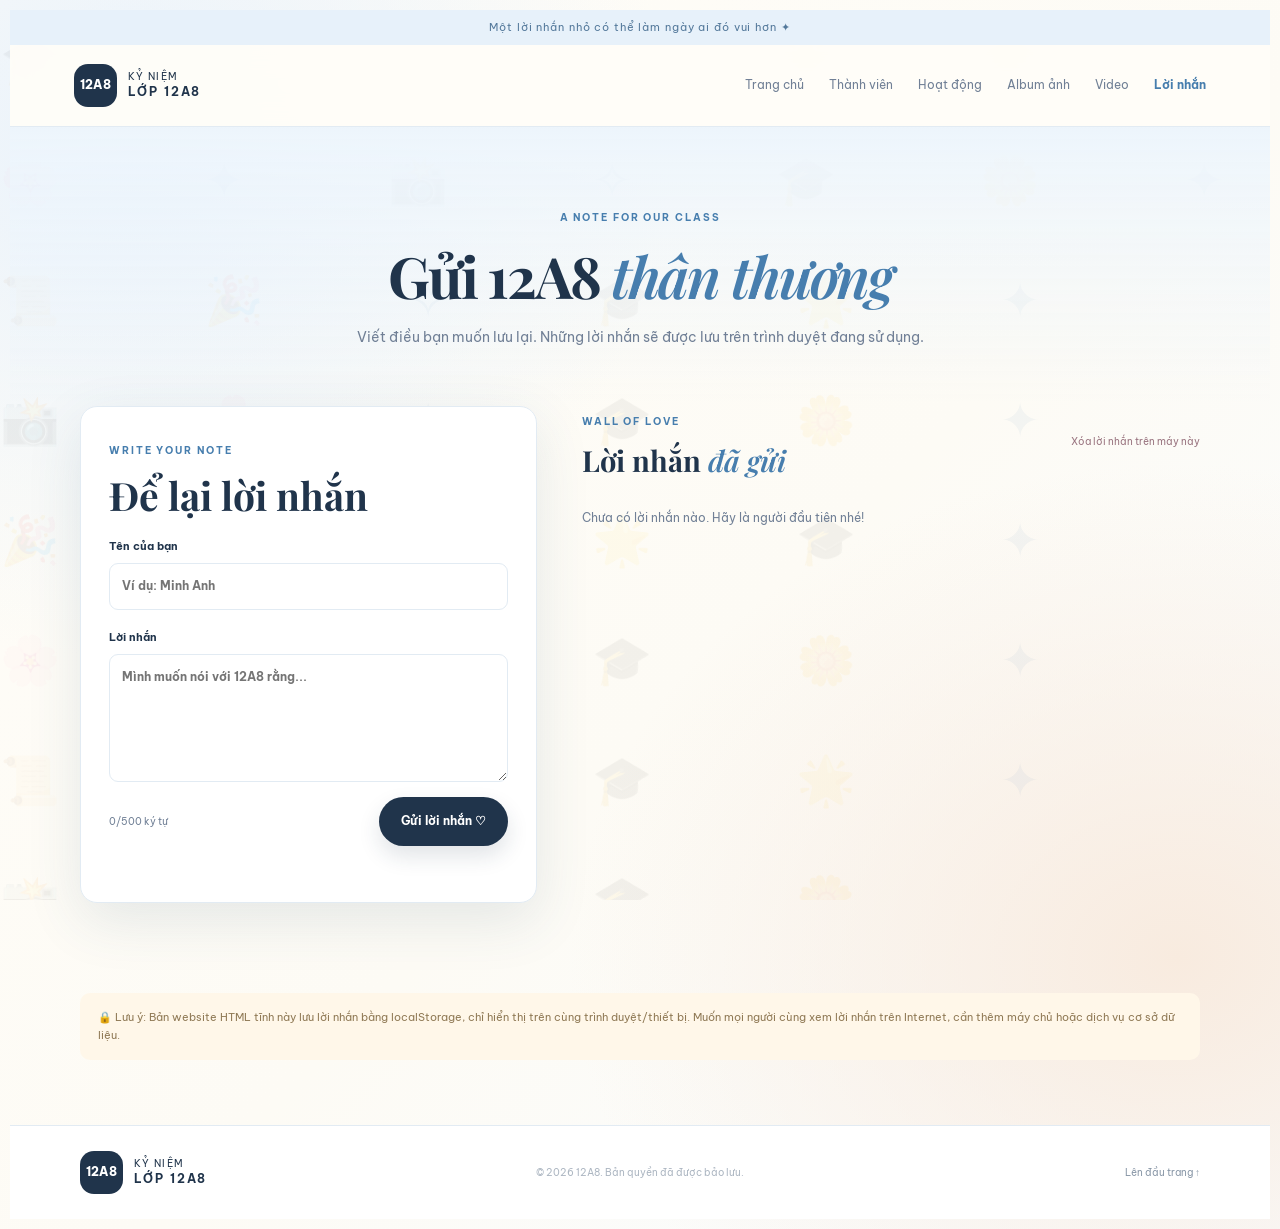
<file: loi-nhan.html>
<!doctype html>
<html lang="vi">
  <head>
    <meta charset="utf-8">
    <meta name="viewport" content="width=device-width, initial-scale=1">
    <title>Lời nhắn | Kỷ niệm lớp 12A8</title>
    <link rel="preconnect" href="https://fonts.googleapis.com">
    <link rel="preconnect" href="https://fonts.gstatic.com" crossorigin>
    <link href="https://fonts.googleapis.com/css2?family=Be+Vietnam+Pro:wght@400;500;600;700;800&family=Playfair+Display:wght@600;700&display=swap" rel="stylesheet">
    <link rel="stylesheet" href="assets/style.css">
    <script defer src="assets/app.js"></script>
  </head>
  <body id="top">
    <div class="announcement">Một lời nhắn nhỏ có thể làm ngày ai đó vui hơn ✦</div>
    <header class="site-header">
      <a class="brand" href="index.html"><span class="brand-mark">12A8</span><span>KỶ NIỆM <b>LỚP 12A8</b></span></a>
      <button class="menu-toggle" aria-label="Mở menu" aria-expanded="false">☰</button>
      <nav class="nav">
        <a href="index.html">Trang chủ</a>
        <a href="thanh-vien.html">Thành viên</a>
        <a href="hoat-dong.html">Hoạt động</a>
        <a href="album.html">Album ảnh</a>
        <a href="video.html">Video</a>
        <a class="active" href="loi-nhan.html">Lời nhắn</a>
      </nav>
    </header>
    <main>
      <section class="page-hero"><span class="eyebrow">A NOTE FOR OUR CLASS</span>
        <h1>Gửi 12A8 <em>thân thương</em></h1>
        <p>Viết điều bạn muốn lưu lại. Những lời nhắn sẽ được lưu trên trình duyệt đang sử dụng.</p>
      </section>
      <section class="section wrap message-layout">
        <form class="message-form" id="messageForm"><span class="eyebrow">WRITE YOUR NOTE</span>
          <h2>Để lại lời nhắn</h2>
          <label>Tên của bạn<input id="senderName" maxlength="40" placeholder="Ví dụ: Minh Anh" required></label><label>Lời nhắn<textarea id="messageText" rows="5" maxlength="500" placeholder="Mình muốn nói với 12A8 rằng..." required></textarea></label>
          <div class="form-bottom"><small id="charCount">0/500 ký tự</small>
            <button class="btn btn-primary" type="submit">Gửi lời nhắn ♡</button>
          </div>
          <p class="form-feedback" id="formFeedback" role="status"></p>
        </form>
        <div class="message-wall">
          <div class="section-heading">
            <div><span class="eyebrow">WALL OF LOVE</span>
              <h2>Lời nhắn <em>đã gửi</em></h2>
            </div>
            <button class="clear-btn" id="clearMessages" type="button">Xóa lời nhắn trên máy này</button>
          </div>
          <div id="messageList" class="message-list">
            <p class="muted">Chưa có lời nhắn nào. Hãy là người đầu tiên nhé!</p>
          </div>
        </div>
      </section>
      <section class="wrap privacy-note">🔒 Lưu ý: Bản website HTML tĩnh này lưu lời nhắn bằng localStorage, chỉ hiển thị trên cùng trình duyệt/thiết bị. Muốn mọi người cùng xem lời nhắn trên Internet, cần thêm máy chủ hoặc dịch vụ cơ sở dữ liệu.</section>
    </main>
    <footer class="footer">
      <div class="wrap footer-inner footer-messages">
        <a class="brand" href="index.html"><span class="brand-mark">12A8</span><span>KỶ NIỆM <b>LỚP 12A8</b></span></a>
        <p class="copyright-line">© <span class="copyright-year"></span> 12A8. Bản quyền đã được bảo lưu.</p>
        <a href="#top">Lên đầu trang ↑</a>
      </div>
    </footer>
  </body>
</html>
</file>
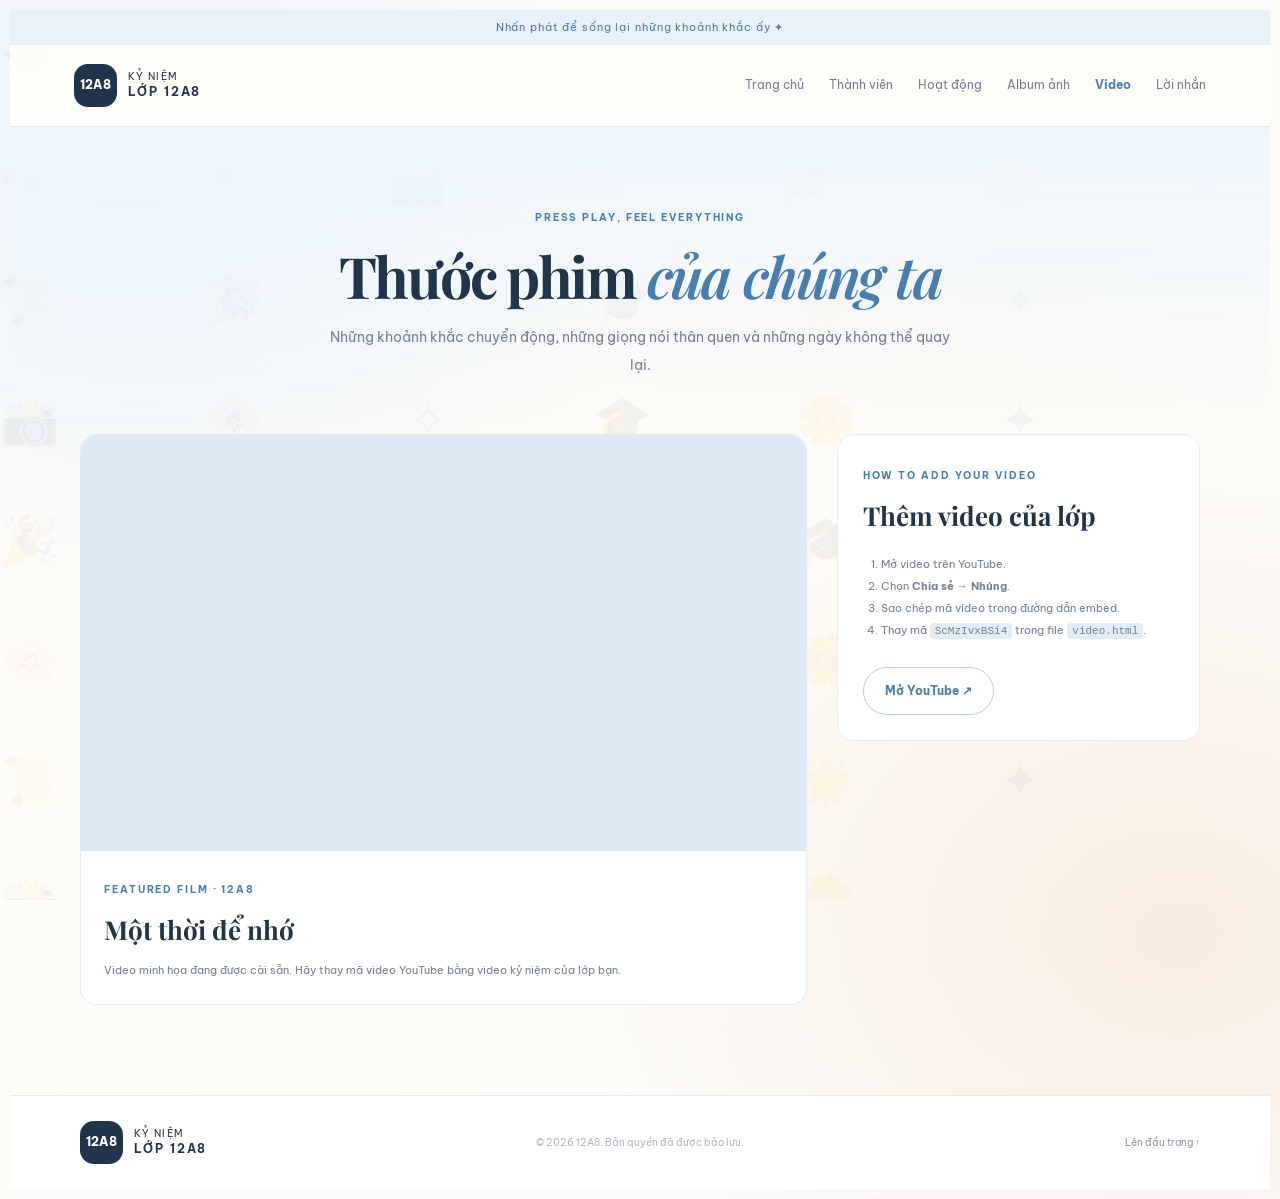
<file: video.html>
<!doctype html>
<html lang="vi">
  <head>
    <meta charset="utf-8">
    <meta name="viewport" content="width=device-width, initial-scale=1">
    <title>Video | Kỷ niệm lớp 12A8</title>
    <link rel="preconnect" href="https://fonts.googleapis.com">
    <link rel="preconnect" href="https://fonts.gstatic.com" crossorigin>
    <link href="https://fonts.googleapis.com/css2?family=Be+Vietnam+Pro:wght@400;500;600;700;800&family=Playfair+Display:wght@600;700&display=swap" rel="stylesheet">
    <link rel="stylesheet" href="assets/style.css">
    <script defer src="assets/app.js"></script>
  </head>
  <body id="top">
    <div class="announcement">Nhấn phát để sống lại những khoảnh khắc ấy ✦</div>
    <header class="site-header">
      <a class="brand" href="index.html"><span class="brand-mark">12A8</span><span>KỶ NIỆM <b>LỚP 12A8</b></span></a>
      <button class="menu-toggle" aria-label="Mở menu" aria-expanded="false">☰</button>
      <nav class="nav">
        <a href="index.html">Trang chủ</a>
        <a href="thanh-vien.html">Thành viên</a>
        <a href="hoat-dong.html">Hoạt động</a>
        <a href="album.html">Album ảnh</a>
        <a class="active" href="video.html">Video</a>
        <a href="loi-nhan.html">Lời nhắn</a>
      </nav>
    </header>
    <main>
      <section class="page-hero"><span class="eyebrow">PRESS PLAY, FEEL EVERYTHING</span>
        <h1>Thước phim <em>của chúng ta</em></h1>
        <p>Những khoảnh khắc chuyển động, những giọng nói thân quen và những ngày không thể quay lại.</p>
      </section>
      <section class="section wrap">
        <div class="video-layout">
          <div class="video-card">
            <div class="video-frame"><iframe id="classVideo" src="https://www.youtube-nocookie.com/embed/ScMzIvxBSi4?rel=0" title="Video kỷ niệm lớp 12A8" allow="accelerometer; autoplay; clipboard-write; encrypted-media; gyroscope; picture-in-picture; web-share" referrerpolicy="strict-origin-when-cross-origin" allowfullscreen></iframe></div>
            <div class="video-info"><span class="eyebrow">FEATURED FILM · 12A8</span>
              <h2>Một thời để nhớ</h2>
              <p>Video minh họa đang được cài sẵn. Hãy thay mã video YouTube bằng video kỷ niệm của lớp bạn.</p>
            </div>
          </div>
          <aside class="video-aside"><span class="eyebrow">HOW TO ADD YOUR VIDEO</span>
            <h3>Thêm video của lớp</h3>
            <ol>
              <li>Mở video trên YouTube.</li>
              <li>Chọn <b>Chia sẻ → Nhúng</b>.</li>
              <li>Sao chép mã video trong đường dẫn embed.</li>
              <li>Thay mã <code>ScMzIvxBSi4</code> trong file <code>video.html</code>.</li>
            </ol>
            <a class="btn btn-outline" href="https://www.youtube.com/" target="_blank" rel="noopener">Mở YouTube ↗</a>
          </aside>
        </div>
      </section>
    </main>
    <footer class="footer">
      <div class="wrap footer-inner footer-video">
        <a class="brand" href="index.html"><span class="brand-mark">12A8</span><span>KỶ NIỆM <b>LỚP 12A8</b></span></a>
        <p class="copyright-line">© <span class="copyright-year"></span> 12A8. Bản quyền đã được bảo lưu.</p>
        <a href="#top">Lên đầu trang ↑</a>
      </div>
    </footer>
  </body>
</html>
</file>
<file: assets/style.css>
/* KỶ NIỆM LỚP 12A8 — pastel editorial theme */
:root {
  --ink:#20344b;
  --muted:#718096;
  --blue:#8eb8df;
  --blue-dark:#477eae;
  --pale:#edf5fc;
  --cream:#fffdf8;
  --line:#e2ebf3;
  --pink:#f6dfe5;
  --shadow:0 18px 55px rgba(53,91,126,.12)
}
* {
  box-sizing:border-box
}
html {
  scroll-behavior:smooth
}
body {
  position:relative;
  isolation:isolate;
  margin:0;
  background:
    radial-gradient(ellipse at 10% 12%,#e9f2fb 0,transparent 34rem),
    radial-gradient(ellipse at 92% 78%,#f8ebdf 0,transparent 38rem),
    linear-gradient(135deg,#fffdf8,#fdfbf5 55%,#f9fcff);
  color:var(--ink);
  font-family:"Be Vietnam Pro",sans-serif;
  line-height:1.7
}
body::before {
  content:"🎓　✦　📜　✧　🌟　🎓　🌸　✦　📸　✧　🎓　🌼　✦　📜　🎉　✧　🎓　🌟　✦　📸　🌸　✧　🎓　🌼　✦　🎉　📜　✧　🌟　🎓　✦　🌸　📸　✧　🎓　🌼　✦　📜　🎉　✧　🎓　🌟　✦　📸　🌸　✧　🎓　🌼";
  position:fixed;
  inset:0;
  z-index:-1;
  overflow:hidden;
  color:#477eae;
  opacity:.055;
  font-size:clamp(24px,4vw,48px);
  line-height:2.5;
  letter-spacing:clamp(10px,4vw,48px);
  pointer-events:none;
  user-select:none
}
a {
  color:inherit;
  text-decoration:none
}
img {
  display:block;
  max-width: 400%;
  max-height: 260px;
}
button,input,textarea {
  font:inherit
}
.announcement {
  text-align:center;
  padding:8px 16px;
  background:#e7f1fa;
  color:#54799b;
  font-size:11px;
  letter-spacing:.08em
}
.site-header {
  height:82px;
  padding:0 max(5vw,22px);
  display:flex;
  align-items:center;
  justify-content:space-between;
  background:rgba(255,253,248,.94);
  border-bottom:1px solid var(--line);
  position:sticky;
  top:0;
  z-index:20;
  backdrop-filter:blur(14px)
}
.brand {
  display:flex;
  align-items:center;
  gap:11px;
  font-size:10px;
  letter-spacing:.13em;
  line-height:1.4
}
.brand b {
  display:block;
  font-size:12px;
  letter-spacing:.16em
}
.brand-mark {
  width:43px;
  height:43px;
  border-radius:14px;
  background:var(--ink);
  color:white;
  display:grid;
  place-items:center;
  font-size:12px;
  font-weight:800;
  letter-spacing:.04em
}
.nav {
  display:flex;
  gap:25px;
  align-items:center
}
.nav a {
  font-size:12px;
  color:#718096;
  transition:.2s
}
.nav a:hover,.nav a.active {
  color:var(--blue-dark);
  font-weight:700
}
.menu-toggle {
  display:none;
  border:0;
  background:var(--pale);
  border-radius:10px;
  padding:8px 12px;
  color:var(--ink);
  font-size:20px
}
.wrap {
  width:min(1120px,90%);
  margin-inline:auto
}
.hero {
  width:min(1120px,90%);
  margin:70px auto 65px;
  display:grid;
  grid-template-columns:1fr 1fr;
  gap:60px;
  align-items:center;
  min-height:475px
}
.eyebrow {
  font-size:10px;
  font-weight:700;
  letter-spacing:.19em;
  color:var(--blue-dark)
}
h1,h2,p {
  margin-top:0
}
.h3 {
  font-style: oblique;
}
.hero h1,.page-hero h1 {
  font-family:"Playfair Display",serif;
  font-size:clamp(42px,5.5vw,69px);
  line-height:1.12;
  letter-spacing:-.04em;
  margin:22px 0
}
.hero h1 em,.page-hero h1 em,h2 em {
  color:var(--blue-dark);
  font-weight:600
}
.hero-copy>p,.page-hero>p {
  max-width:490px;
  color:var(--muted);
  font-size:14px;
  line-height:2
}
.hero-actions {
  display:flex;
  align-items:center;
  gap:25px;
  margin-top:28px
}
.btn {
  display:inline-flex;
  align-items:center;
  justify-content:center;
  gap:14px;
  border-radius:999px;
  padding:13px 21px;
  font-size:12px;
  font-weight:700;
  border:1px solid transparent;
  cursor:pointer;
  transition:.2s
}
.btn:hover {
  transform:translateY(-2px)
}
.btn-primary {
  background:var(--ink);
  color:white;
  box-shadow:0 10px 22px #20344b22
}
.btn-outline {
  border-color:#b8cfe2;
  color:var(--blue-dark);
  background:white
}
.text-link {
  font-size:12px;
  font-weight:700;
  color:var(--blue-dark)
}
.hero-note {
  display:flex;
  align-items:center;
  gap:12px;
  margin-top:40px;
  color:#8493a4;
  font-size:10px
}
.avatar-stack {
  display:flex
}
.avatar-stack i {
  font-style:normal;
  width:27px;
  height:27px;
  border-radius:50%;
  display:grid;
  place-items:center;
  background:#e5f0fa;
  border:2px solid var(--cream);
  margin-right:-6px
}
.hero-art {
  height:420px;
  position:relative;
  display:grid;
  place-items:center
}
.sun {
  position:absolute;
  width:330px;
  height:330px;
  border-radius:50%;
  background:#f5e9dc;
  right:5%;
  top:5%
}
.photo-frame {
  width:75%;
  height:82%;
  border:0;
  padding:12px 12px 42px;
  background:white;
  box-shadow:var(--shadow);
  transform:rotate(4deg);
  position:relative;
  z-index:1;
  cursor:pointer
}
.photo-frame:focus-visible {
  outline:3px solid var(--blue-dark);
  outline-offset:5px
}
.photo-frame img {
  width:100%;
  height:100%;
  object-fit:cover;
  transition:opacity .35s ease
}
.photo-label {
  position:absolute;
  bottom:9px;
  left:0;
  right:0;
  text-align:center;
  font-family:"Playfair Display",serif;
  font-style:italic;
  color:#718096
}
.float-tag {
  position:absolute;
  z-index:2;
  background:white;
  padding:10px 15px;
  border-radius:12px;
  box-shadow:var(--shadow);
  font-size:11px;
  color:var(--blue-dark)
}
.tag-one {
  top:15%;
  left:0;
  transform:rotate(-15deg)
}
.tag-two {
  right:0;
  bottom:15px;
  transform:rotate(15deg)
}
.scribble {
  position:absolute;
  right:5%;
  top:0;
  font-size:65px;
  color:#d9aeb9;
  transform:rotate(15deg)
}
.stats {
  display:grid;
  grid-template-columns:repeat(4,1fr);
  border-block:1px solid var(--line);
  padding:26px 0;
  margin-bottom:95px
}
.stats div {
  display:flex;
  align-items:center;
  justify-content:center;
  gap:12px;
  border-right:1px solid var(--line)
}
.stats div:last-child {
  border:0
}
.stats strong {
  font-family:"Playfair Display",serif;
  font-size:24px;
  color:var(--blue-dark)
}
.stats span {
  font-size:11px;
  color:var(--muted)
}
.section {
  padding:0 0 90px
}
.section-heading {
  display:flex;
  justify-content:space-between;
  align-items:end;
  gap:20px;
  margin-bottom:30px
}
.section-heading h2,.message-form h2 {
  font-family:"Playfair Display",serif;
  font-size:clamp(27px,3.2vw,39px);
  line-height:1.2;
  margin:10px 0 0
}
.feature-grid {
  display:grid;
  grid-template-columns:1.35fr 1fr 1fr;
  gap:18px
}
.feature-card {
  height:310px;
  position:relative;
  overflow:hidden;
  border-radius:17px;
  background:var(--pale)
}
.feature-card img {
  width:100%;
  height:100%;
  object-fit:cover;
  transition:transform .5s
}
.feature-card:hover img {
  transform:scale(1.06)
}
.card-shade {
  position:absolute;
  inset:30% 0 0;
  background:linear-gradient(transparent,#14283ddd)
}
.feature-caption {
  position:absolute;
  bottom:22px;
  left:22px;
  right:18px;
  color:white;
  display:grid;
  gap:7px
}
body {
    margin: 0;
}
body {
    margin: 0;
}
/*đây là css cho ảnh động khi lướt xuống*/
.banner {
    width: 100%;
    height: auto;
    transform:translate3d(0,var(--banner-shift,0px),0);
    opacity:var(--banner-opacity,1);
    will-change:transform
}
.banner img {
    width: 100%;
    height: auto;
    max-width: 100%;
    max-height: none;
    object-fit: contain;
}

.content {
    padding: 30px;
}
.feature-caption small {
  font-size:9px;
  letter-spacing:.16em;
  opacity:.8
}
.feature-caption b {
  font-family:"Playfair Display",serif;
  font-size:19px
}
.quote-band {
  background:#eaf3fa;
  text-align:center;
  padding:65px 20px;
  margin-bottom:80px
}
.quote-band span {
  font-family:Georgia,serif;
  font-size:55px;
  color:#8fb4d5;
  line-height:.8
}
.quote-band p {
  font-family:"Playfair Display",serif;
  font-size:clamp(22px,3vw,32px);
  line-height:1.5;
  margin:12px 0;
  color:#35516b
}
.quote-band small {
  font-size:9px;
  letter-spacing:.2em;
  color:#7893aa
}
.muted {
  color:var(--muted);
  font-size:12px
}
.max-copy {
  max-width:570px;
  line-height:2
}
.footer {
  border-top:1px solid var(--line);
  padding:25px 0;
  background:#fff
}
.footer-inner {
  display:grid;
  grid-template-columns:1fr auto auto 1fr;
  align-items:center;
  gap:12px;
}
.footer-home {
  display:grid;
  grid-template-columns:1fr auto 1fr;
  text-align:center
}
.footer-inner > :last-child {
  justify-self:end
}
.footer-members {
  grid-template-columns:1fr auto 1fr
}
.footer-members > :first-child {
  grid-column:1;
  justify-self:start
}
.footer-members > .copyright-line {
  grid-column:2
}
.footer-members > :last-child {
  grid-column:3;
  grid-row:1;
  justify-self:end
}
.footer-activities {
  grid-template-columns:1fr auto 1fr
}
.footer-activities > :last-child {
  grid-column:3;
  justify-self:end
}
.footer-album {
  grid-template-columns:1fr auto 1fr
}
.footer-album > :last-child {
  grid-column:3;
  justify-self:end
}
.footer-video {
  grid-template-columns:1fr auto 1fr
}
.footer-video > :last-child {
  grid-column:3;
  justify-self:end
}
.footer-messages {
  grid-template-columns:1fr auto 1fr
}
.footer-messages > :last-child {
  grid-column:3;
  justify-self:end
}
.footer p,.footer a:not(.brand) {
  font-size:10px;
  color:#8a98a8;
  margin:0
}
.footer .copyright-line {
  opacity:.7;
  white-space:nowrap
}
.page-hero {
  text-align:center;
  padding:75px 20px 55px;
  background:linear-gradient(180deg,#edf5fc,transparent)
}
.page-hero h1 {
  font-size:clamp(38px,5vw,57px);
  margin:15px 0
}
.page-hero>p {
  margin:0 auto;
  max-width:620px
}
.toolbar {
  display:flex;
  justify-content:space-between;
  align-items:center;
  gap:20px;
  margin-bottom:25px
}
.search-box {
  display:flex;
  align-items:center;
  gap:9px;
  padding:10px 14px;
  border:1px solid var(--line);
  border-radius:999px;
  background:white;
  color:var(--muted);
  width:min(340px,100%)
}
.search-box input {
  border:0;
  outline:0;
  width:100%;
  font-size:12px
}
.member-grid {
  display:grid;
  grid-template-columns:repeat(3,1fr);
  gap:18px
}
.member-card {
  position:relative;
  overflow:hidden;
  background:
    radial-gradient(circle at 8% 18%,#f6dfaa66 0 2px,transparent 3px),
    radial-gradient(circle at 92% 78%,#c9d6f366 0 2px,transparent 3px),
    #fffdfd;
  background-size:34px 34px,40px 40px,auto;
  border:1px solid #e8d9b8;
  border-radius:18px;
  padding:42px 25px 38px;
  text-align:center;
  transition:.2s
}
.member-card::before {
  content:"✦  🎓  ✿  🎓  ✦";
  position:absolute;
  top:10px;
  left:0;
  right:0;
  color:#b38a47;
  font-size:15px;
  letter-spacing:5px;
  line-height:1;
  text-shadow:0 1px 5px #fff;
  pointer-events:none
}
.member-card::after {
  content:"🌼  ✦  📜  ✦  🌼";
  position:absolute;
  bottom:10px;
  left:0;
  right:0;
  color:#b38a47;
  font-size:13px;
  letter-spacing:4px;
  line-height:1;
  text-shadow:0 1px 5px #fff;
  pointer-events:none
}
.member-card:hover {
  transform:translateY(-4px);
  box-shadow:0 12px 30px #876b3b24
}
.member-avatar {
  width: 259px;
  height: 257px;
  border-radius:50%;
  display:grid;
  place-items:center;
  font-size:32px;
  margin:0 auto 15px
}
.member-avatar img {
  width:100%;
  height: 100%;
  border-radius: 120px;
  object-fit:cover
}
.avatar-a {
  background:#e0b6b6
}
.avatar-b {
  background:#e5f2e8
}
.avatar-c {
  background:#f9e7ef
}
.avatar-d {
  background:#e6effa
}
.avatar-e {
  background:#f7e9e0
}
.avatar-f {
  background:#e8e8f8
}
.member-card h3 {
  font-family:"Dancing Script",cursive;
  font-size:22px;
  font-weight:600;
  color:#5368d8;
  margin:0 0 4px
}
.member-card p {
  font-size:11px;
  color:var(--muted);
  margin:0
}
.tip {
  margin-top:25px;
  padding:14px 17px;
  background:#f0f6fb;
  border-radius:10px;
  color:#6d849a;
  font-size:11px
}
.tip code,.video-aside code {
  background:#e2edf6;
  padding:2px 5px;
  border-radius:4px
}
.timeline {
  max-width:850px;
  margin:auto
}
.timeline-item {
  display:grid;
  grid-template-columns:1fr 1fr;
  gap:45px;
  align-items:center;
  position:relative;
  margin-bottom:65px
}
.timeline-item.reverse .timeline-photo {
  order:2
}
.timeline-item.reverse>div:last-child {
  order:1
}
.timeline-photo {
  height:260px;
  border-radius:16px;
  overflow:hidden
}
.timeline-photo img {
  width:100%;
  height:100%;
  object-fit:cover
}
.timeline-item small {
  font-size:9px;
  letter-spacing:.14em;
  color:var(--blue-dark);
  font-weight:700
}
.timeline-item h2 {
  font-family:"Playfair Display",serif;
  font-size:27px;
  margin:10px 0
}
.timeline-item p {
  font-size:12px;
  color:var(--muted);
  line-height:2
}
.timeline-dot {
  position:absolute;
  left:calc(50% - 14px);
  top:15px;
  background:var(--ink);
  color:white;
  border-radius:50%;
  width:29px;
  height:29px;
  display:grid;
  place-items:center;
  font-size:9px;
  z-index:2
}
.filter-row {
  display:flex;
  justify-content:center;
  gap:10px;
  margin-bottom:30px;
  flex-wrap:wrap
}
.filter-btn {
  border:1px solid var(--line);
  background:white;
  color:#7b8b9d;
  border-radius:99px;
  padding:8px 17px;
  font-size:11px;
  cursor:pointer
}
.filter-btn.active,.filter-btn:hover {
  background:var(--ink);
  color:white;
  border-color:var(--ink)
}
.gallery-grid {
  display:grid;
  grid-template-columns:repeat(3,1fr);
  grid-auto-rows:220px;
  gap:15px
}
.gallery-item {
  position:relative;
  border:0;
  padding:0;
  border-radius:13px;
  overflow:hidden;
  cursor:pointer;
  background:#e6eff7;
  text-align:left
}
.gallery-item.tall {
  grid-row:span 2
}
.gallery-item img {
  width:100%;
  height:100%;
  object-fit:cover;
  transition:.4s
}
.gallery-item:hover img {
  transform:scale(1.06)
}
.gallery-item span {
  position:absolute;
  bottom:0;
  left:0;
  right:0;
  padding:30px 15px 13px;
  color:white;
  font-size:12px;
  font-weight:600;
  background:linear-gradient(transparent,#162b40b8)
}
.lightbox {
  display:none;
  position:fixed;
  inset:0;
  background:#0e1b2bea;
  z-index:50;
  align-items:center;
  justify-content:center;
  padding:50px
}
.lightbox.open {
  display:flex
}
.lightbox img {
  max-height:85vh;
  max-width:90vw;
  border-radius:10px;
  box-shadow:var(--shadow)
}
.lightbox-nav {
  position:absolute;
  top:50%;
  transform:translateY(-50%);
  width:48px;
  height:58px;
  display:grid;
  place-items:center;
  border:1px solid #ffffff66;
  border-radius:14px;
  background:#ffffff20;
  color:white;
  font-size:42px;
  line-height:1;
  cursor:pointer;
  transition:background .2s
}
.lightbox-nav:hover {
  background:#ffffff40
}
.lightbox-prev {
  left:20px
}
.lightbox-next {
  right:20px
}
.lightbox-close {
  position:absolute;
  right:25px;
  top:15px;
  border:0;
  background:transparent;
  color:white;
  font-size:42px;
  cursor:pointer
}
@media(max-width:600px) {
  .lightbox {
    padding:55px 12px
  }
  .lightbox-nav {
    top:auto;
    bottom:12px;
    transform:none;
    width:54px;
    height:46px;
    font-size:34px
  }
  .lightbox-prev {
    left:calc(50% - 62px)
  }
  .lightbox-next {
    right:calc(50% - 62px)
  }
}
.video-layout {
  display:grid;
  grid-template-columns:1.6fr .8fr;
  gap:30px;
  align-items:start
}
.video-card,.video-aside {
  background:white;
  border:1px solid var(--line);
  border-radius:17px;
  overflow:hidden
}
.video-frame {
  aspect-ratio:16/9;
  background:#dce9f4
}
.video-frame iframe {
  width:100%;
  height:100%;
  border:0
}
.video-info {
  padding:23px
}
.video-info h2,.video-aside h3 {
  font-family:"Playfair Display",serif;
  font-size:26px;
  margin:7px 0
}
.video-info p,.video-aside li {
  font-size:11px;
  color:var(--muted);
  line-height:2
}
.video-aside {
  padding:25px
}
.video-aside ol {
  padding-left:18px;
  margin:15px 0 25px
}
.message-layout {
  display:grid;
  grid-template-columns:.85fr 1.15fr;
  gap:45px;
  align-items:start
}
.message-form {
  background:white;
  border:1px solid var(--line);
  border-radius:17px;
  padding:28px;
  box-shadow:var(--shadow)
}
.message-form label {
  display:grid;
  gap:8px;
  margin-top:18px;
  font-size:11px;
  font-weight:700
}
.message-form input,.message-form textarea {
  border:1px solid var(--line);
  border-radius:9px;
  padding:12px;
  outline:0;
  font-size:12px;
  resize:vertical
}
.message-form input:focus,.message-form textarea:focus {
  border-color:#8eb8df;
  box-shadow:0 0 0 3px #8eb8df22
}
.form-bottom {
  display:flex;
  align-items:center;
  justify-content:space-between;
  margin-top:15px
}
.form-bottom small {
  color:var(--muted);
  font-size:10px
}
.form-feedback {
  font-size:11px;
  color:#477eae;
  margin:10px 0 0;
  min-height:18px
}
.message-wall .section-heading {
  align-items:center
}
.message-wall .section-heading h2 {
  font-size:29px
}
.clear-btn {
  border:0;
  background:none;
  color:#9a7580;
  font-size:10px;
  cursor:pointer
}
.message-list {
  display:grid;
  gap:12px
}
.note-card {
  padding:18px 20px;
  background:#f0f6fb;
  border-radius:12px;
  border:1px solid #e3edf5
}
.note-card p {
  font-family:"Playfair Display",serif;
  font-size:16px;
  line-height:1.6;
  margin:7px 0
}
.note-card strong {
  font-size:11px
}
.note-card small {
  font-size:9px;
  color:var(--muted)
}
.privacy-note {
  margin-bottom:65px;
  background:#fff7e9;
  color:#907a56;
  border-radius:10px;
  padding:15px 18px;
  font-size:11px
}
@media(max-width:850px) {
  .nav {
    gap:13px
  }
  .nav a {
    font-size:10px
  }
  .hero {
    gap:25px
  }
  .feature-card {
    height:260px
  }
  .message-layout {
    gap:22px
  }
}
@media(max-width:680px) {
  .footer-inner {
    grid-template-columns:1fr;
    justify-items:center
  }
  .footer-home {
    grid-template-columns:1fr
  }
  .footer-album {
    grid-template-columns:1fr
  }
  .footer-video {
    grid-template-columns:1fr
  }
  .footer-messages {
    grid-template-columns:1fr
  }
  .footer-members > :last-child {
    justify-self:center
  }
  .footer-members > :first-child,
  .footer-members > .copyright-line,
  .footer-members > :last-child {
    grid-column:1;
    grid-row:auto
  }
  .footer-inner > :last-child {
    justify-self:center
  }
  .site-header {
    height:70px
  }
  .menu-toggle {
    display:block
  }
  .nav {
    display:none;
    position:absolute;
    top:70px;
    left:0;
    right:0;
    background:#fffdf8;
    padding:18px 6%;
    border-bottom:1px solid var(--line);
    flex-direction:column;
    align-items:stretch;
    gap:0
  }
  .nav.open {
    display:flex
  }
  .nav a {
    padding:11px 0;
    font-size:12px;
    border-bottom:1px solid #f0f2f4
  }
  .nav a:last-child {
    border:0
  }
  .hero {
    grid-template-columns:1fr;
    margin-top:42px;
    gap:10px
  }
  .hero-art {
    height:340px;
    grid-row:1
  }
  .hero-copy {
    grid-row:2
  }
  .photo-frame {
    width:72%;
    height:83%
  }
  .sun {
    width:260px;
    height:260px
  }
  .hero h1 {
    font-size:46px
  }
  .stats {
    grid-template-columns:1fr 1fr;
    row-gap:18px;
    margin-bottom:65px
  }
  .stats div:nth-child(2) {
    border:0
  }
  .stats div {
    justify-content:flex-start;
    padding-left:12px
  }
  .section {
    padding-bottom:65px
  }
  .section-heading {
    align-items:flex-start;
    flex-direction:column
  }
  .feature-grid {
    grid-template-columns:1fr 1fr
  }
  .feature-card {
    height:210px
  }
  .feature-large {
    grid-column:span 2
  }
  .member-grid {
    grid-template-columns:1fr 1fr
  }
  .toolbar {
    align-items:flex-start;
    flex-direction:column
  }
  .timeline-item {
    grid-template-columns:1fr;
    gap:17px;
    margin-bottom:45px
  }
  .timeline-item.reverse .timeline-photo,.timeline-item.reverse>div:last-child {
    order:initial
  }
  .timeline-dot {
    left:auto;
    right:10px;
    top:10px
  }
  .timeline-photo {
    height:220px
  }
  .gallery-grid {
    grid-template-columns:1fr 1fr;
    grid-auto-rows:170px
  }
  .gallery-item.tall {
    grid-row:span 1
  }
  .video-layout,.message-layout {
    grid-template-columns:1fr
  }
  .page-hero {
    padding:55px 18px 40px
  }
  .message-wall .section-heading {
    flex-direction:column
  }
  .quote-band {
    margin-bottom:60px
  }
  .hero-actions {
    flex-wrap:wrap
  }
  .privacy-note {
    margin-bottom:40px
  }
}
@media(max-width:390px) {
  .member-grid {
    grid-template-columns:1fr
  }
  .gallery-grid {
    grid-auto-rows:145px
  }
  .hero-art {
    height:290px
  }
  .feature-grid {
    grid-template-columns:1fr
  }
  .feature-large {
    grid-column:auto
  }
}
/* BẢN QUYỀN WEBSITE */
.copyright {
    width: 100%;
    padding: 20px 0;
    background: #ffffff21;
    color: #030303;
    text-align: center;
    font-size: 14px;
    font-family: Arial, sans-serif;
    letter-spacing: 0.5px;
}
/* Áp dụng cho màn hình ≤ 575.98px — Điện thoại */
@media (max-width: 575.98px) {
  body {
    background: lightblue;
    font-size: 16px;
  }
  .container {
    width: 100% !important;
    padding: 10px;
  }
}
.box {
  max-width: 400px; /* Không vượt quá 400px */
  width: 100%;      /* Nhưng trên màn hình nhỏ thì chiếm toàn bộ */
}
font-size: 18px;

@media (max-width: 575.98px) {
  font-size: 16px;
}
/* Reset mặc định */
* {
  margin: 0;
  padding: 0;
  box-sizing: border-box;
}

body {
  background-color: #87CEEB rgba(135, 206, 235);
  min-height: 100vh;
  padding: 10px; /* Thêm chút lề để không dính viền màn hình */
}

/* Khối chứa tất cả các thẻ */
.cards-container {
  display: grid;
  grid-template-columns: repeat(auto-fit, minmax(280px, 1fr));
  gap: 15px;
  width: 100%;
  max-width: 1200px;
  margin: 0 auto;
}

/* Định dạng từng thẻ cá nhân */
.card {
  width: 100%;
  max-width: 320px;
  margin: 0 auto;
  aspect-ratio: 9 / 16; /* Giữ tỉ lệ giống thẻ dọc điện thoại */
  border-radius: 16px;
  overflow: hidden;
  background: white;
}

/* 📱 Điện thoại — hiển thị 1 cột, thẻ đầy rộng */
@media (max-width: 576px) {
  body {
    padding: 8px;
  }
  
  .cards-container {
    grid-template-columns: 1fr; /* 1 cột trên di động */
    gap: 12px;
  }
  
  .card {
    max-width: 340px;
    width: 100%;
  }
}
</file>
